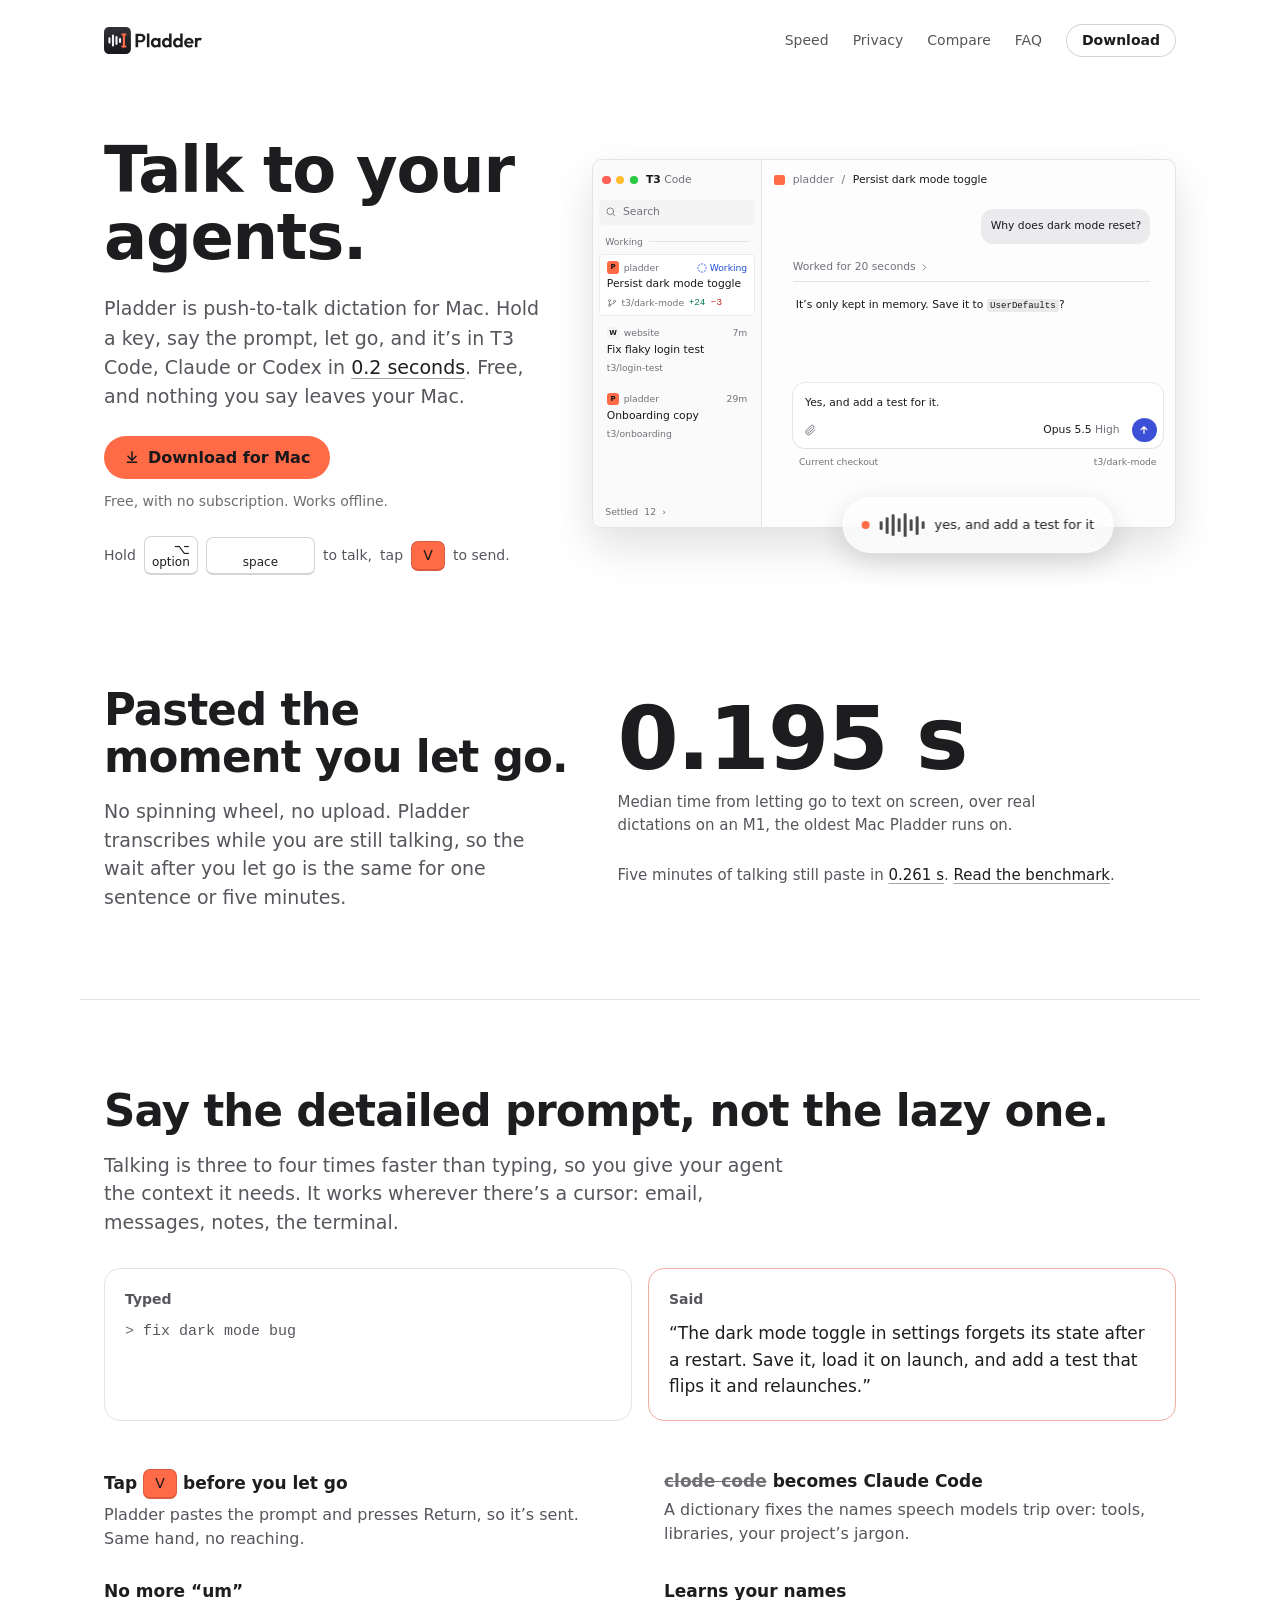
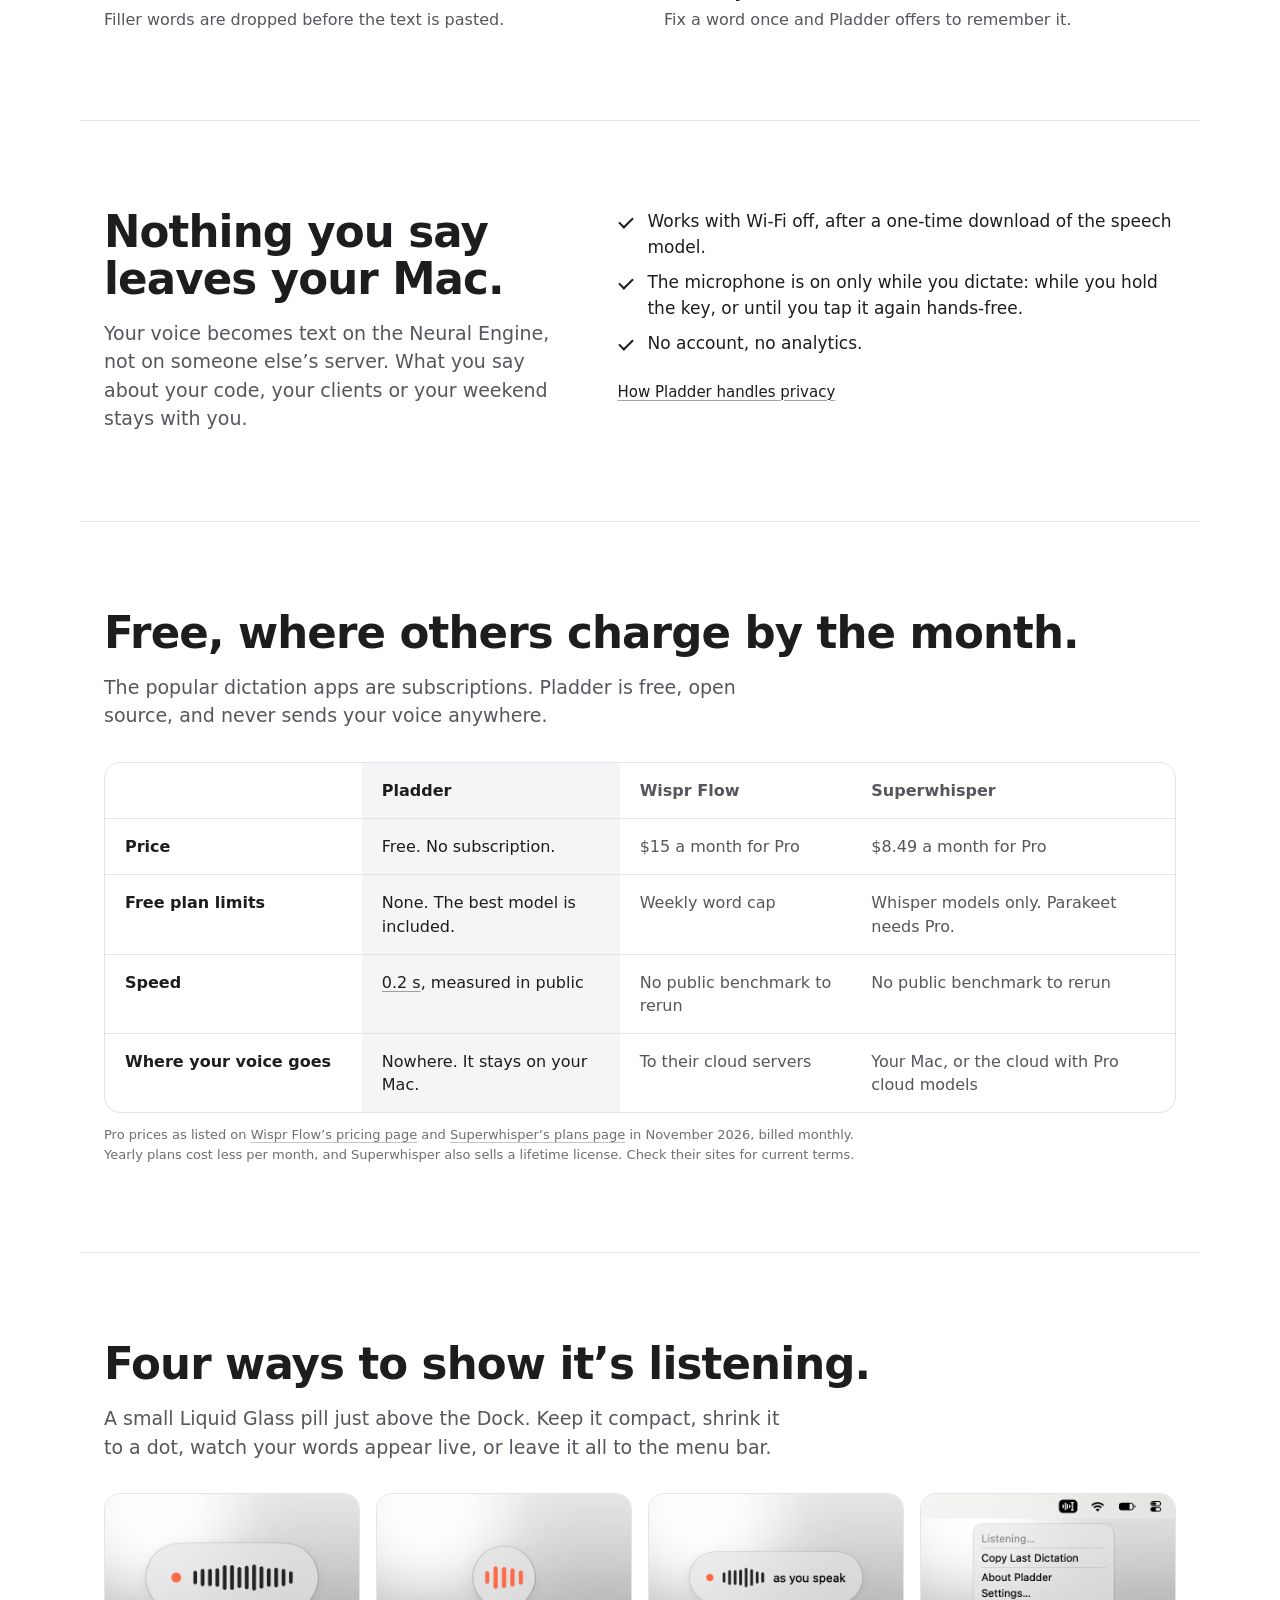
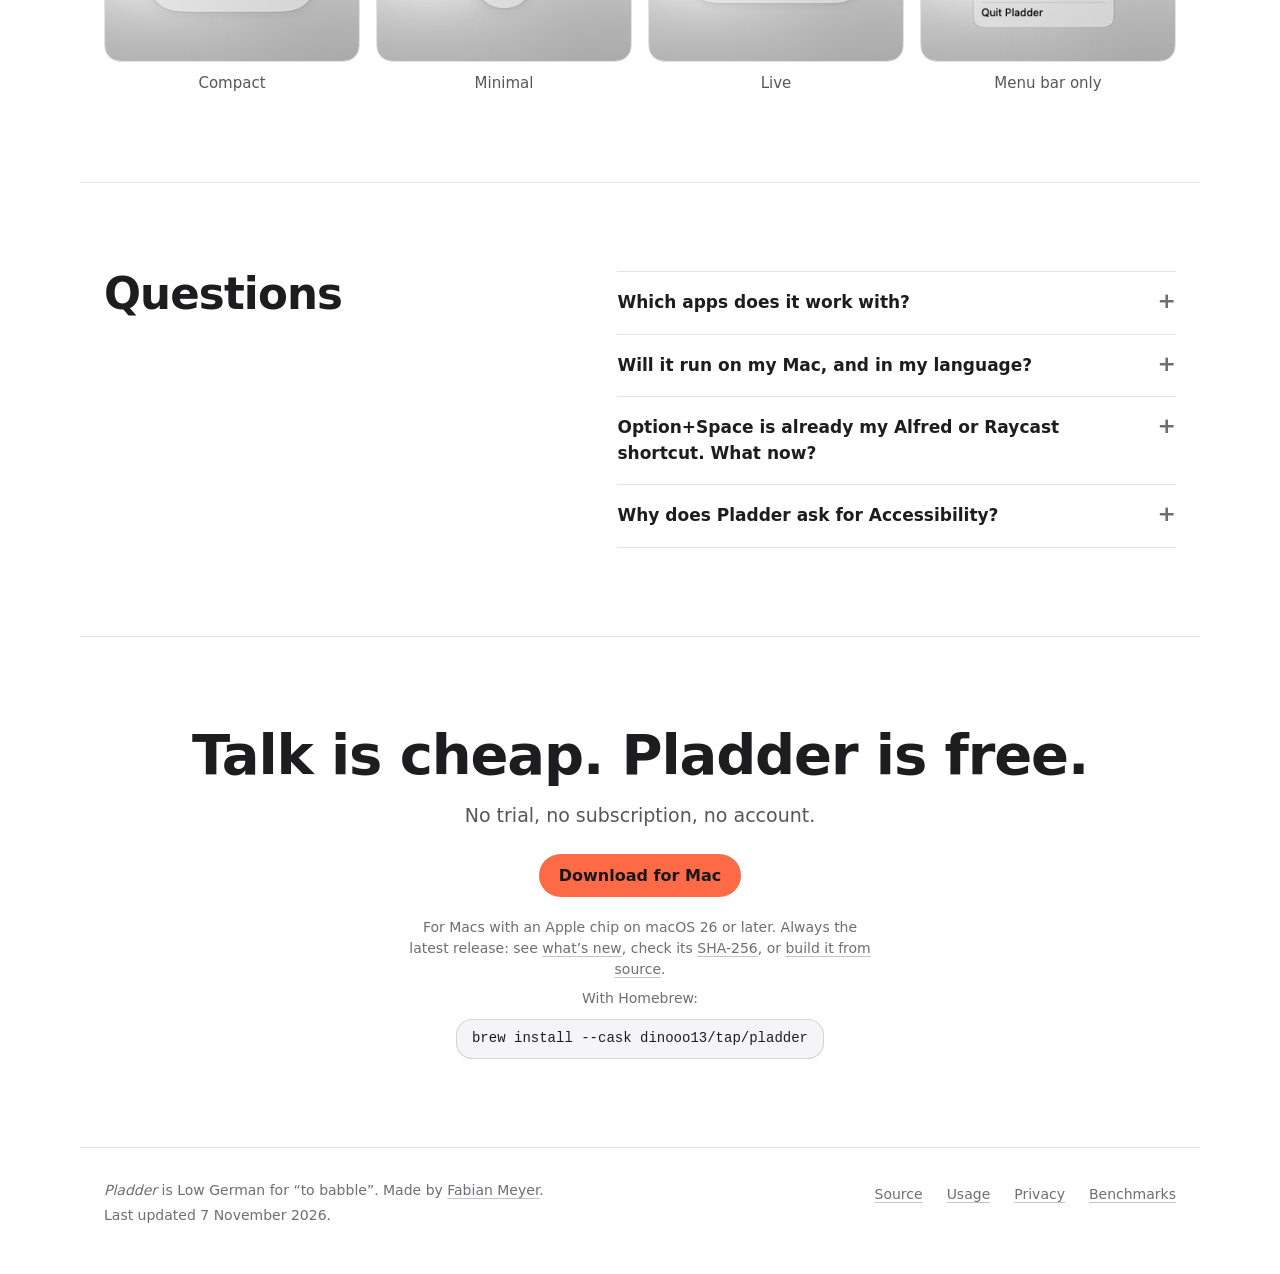
<file: site/index.html>
<!doctype html>
<html lang="en">
<head>
<meta charset="utf-8">
<meta name="viewport" content="width=device-width, initial-scale=1">
<title>Pladder: push-to-talk dictation for Mac, free and on-device</title>
<meta name="description" content="Hold Option+Space, talk, let go: Pladder pastes your words where the cursor is, about a fifth of a second later. Free, open-source dictation for Mac that runs entirely on-device. Made for talking to T3 Code, Claude Code, Codex and Cursor.">
<link rel="canonical" href="https://dinooo13.github.io/pladder/">
<link rel="icon" href="favicon.svg" type="image/svg+xml">
<link rel="apple-touch-icon" href="apple-touch-icon.png">
<link rel="stylesheet" href="style.css">
<meta name="color-scheme" content="light dark">
<meta name="theme-color" content="#FFFFFF" media="(prefers-color-scheme: light)">
<meta name="theme-color" content="#111113" media="(prefers-color-scheme: dark)">
<meta property="og:type" content="website">
<meta property="og:site_name" content="Pladder">
<meta property="og:title" content="Pladder: talk to your agents">
<meta property="og:description" content="Push-to-talk dictation for Mac. Say the prompt, let go, and it's in T3 Code, Claude or Codex. Free, and nothing you say leaves your Mac.">
<meta property="og:url" content="https://dinooo13.github.io/pladder/">
<meta property="og:image" content="https://dinooo13.github.io/pladder/social-preview.png">
<meta property="og:image:width" content="1280">
<meta property="og:image:height" content="640">
<meta property="og:image:alt" content="Pladder: talk to your agents. Push-to-talk dictation for macOS. On-device, free and open source.">
<meta name="twitter:card" content="summary_large_image">
<script type="application/ld+json">
{
  "@context": "https://schema.org",
  "@graph": [
    {
      "@type": "SoftwareApplication",
      "@id": "https://dinooo13.github.io/pladder/#app",
      "name": "Pladder",
      "description": "Push-to-talk dictation for macOS. Hold a key, talk, let go, and the words are pasted where the cursor is. Speech is transcribed on the Mac; audio and text never leave it.",
      "url": "https://dinooo13.github.io/pladder/",
      "operatingSystem": "macOS 26+",
      "applicationCategory": "UtilitiesApplication",
      "downloadUrl": "https://github.com/dinooo13/pladder/releases/latest/download/Pladder.dmg",
      "license": "https://opensource.org/licenses/MIT",
      "isAccessibleForFree": true,
      "image": "https://dinooo13.github.io/pladder/social-preview.png",
      "offers": {"@type": "Offer", "price": "0", "priceCurrency": "USD"},
      "author": {"@id": "https://dinooo13.github.io/pladder/#author"},
      "codeRepository": "https://github.com/dinooo13/pladder"
    },
    {
      "@type": "Person",
      "@id": "https://dinooo13.github.io/pladder/#author",
      "name": "Fabian Meyer",
      "url": "https://github.com/dinooo13"
    },
    {
      "@type": "FAQPage",
      "mainEntity": [
        {
          "@type": "Question",
          "name": "Which apps does it work with?",
          "acceptedAnswer": {"@type": "Answer", "text": "Anything with a text field: T3 Code, Claude, Codex, Claude Code, Cursor, ChatGPT, your terminal, Mail, Messages, Notes. If you can type there, you can talk there."}
        },
        {
          "@type": "Question",
          "name": "Will it run on my Mac, and in my language?",
          "acceptedAnswer": {"@type": "Answer", "text": "Any Mac with an Apple chip, M1 or newer, on macOS 26 or later; the benchmarks are taken on an M1, so every newer chip is faster. It understands the 25 European languages of Parakeet, among them English, German, French, Spanish, Italian, Portuguese, Dutch, Polish and Ukrainian, and detects the language as you speak."}
        },
        {
          "@type": "Question",
          "name": "Option+Space is already my Alfred or Raycast shortcut. What now?",
          "acceptedAnswer": {"@type": "Answer", "text": "Record another key in Settings, General, Keyboard Shortcuts: any combination works, a single key such as Right Command too. Option+Space is only the default because no macOS shortcut owns it."}
        },
        {
          "@type": "Question",
          "name": "Why does Pladder ask for Accessibility?",
          "acceptedAnswer": {"@type": "Answer", "text": "To paste for you: macOS lets an app press ⌘V in another app only with Accessibility. Without it, Pladder still works and leaves the text on the clipboard for you to paste. To learn your corrections it reads only the words it pasted and a little around them, and keeps nothing."}
        }
      ]
    }
  ]
}
</script>
</head>
<body>
<a class="skip" href="#main">Skip to content</a>

<header class="top">
  <a class="brand" href="./">
    <svg viewBox="0 0 3729.47 1024" width="98" height="27" role="img" aria-label="Pladder"><defs><linearGradient id="ink" x1="0" y1="0" x2="0" y2="1"><stop offset="0" style="stop-color: var(--tile-top)"/><stop offset="1" style="stop-color: var(--tile-bottom)"/></linearGradient></defs><path fill="url(#ink)" d="M229.07 0L794.93 0C956.78 0 1024 67.22 1024 229.07L1024 794.93C1024 956.78 956.78 1024 794.93 1024L229.07 1024C67.22 1024 0 956.78 0 794.93L0 229.07C0 67.22 67.22 0 229.07 0Z"/><g fill="#F4F4F5"><rect x="168" y="392" width="80" height="240" rx="40" ry="40"/><rect x="302" y="280" width="80" height="464" rx="40" ry="40"/><rect x="436" y="344" width="80" height="336" rx="40" ry="40"/><rect x="570" y="416" width="80" height="192" rx="40" ry="40"/></g><g fill="#FF6A47"><rect x="718" y="244" width="80" height="536" rx="40" ry="40"/><rect x="660" y="244" width="196" height="80" rx="40" ry="40"/><rect x="660" y="700" width="196" height="80" rx="40" ry="40"/></g><path fill="currentColor" d="M1272.89 581.97L1272.89 500.86L1392.37 500.86Q1416.05 500.86 1434.81 491.28Q1453.57 481.71 1464.53 463.65Q1475.49 445.58 1475.49 420.29Q1475.49 395 1464.53 376.94Q1453.57 358.88 1434.81 349.3Q1416.05 339.73 1392.37 339.73L1272.89 339.73L1272.89 258.61L1402.78 258.61Q1451.56 258.61 1490.47 278.44Q1529.38 298.26 1552.04 334.41Q1574.69 370.57 1574.69 420.19Q1574.69 469.62 1552.04 505.97Q1529.38 542.33 1490.47 562.15Q1451.56 581.97 1402.78 581.97ZM1200 772.33L1200 258.61L1299.56 258.61L1299.56 772.33ZM1632.42 772.33L1632.42 244L1728.51 244L1728.51 772.33ZM1952.85 779.63Q1904.62 779.63 1866.16 755.52Q1827.71 731.41 1805.51 689.94Q1783.32 648.47 1783.32 596.4Q1783.32 543.79 1805.51 502.23Q1827.71 460.67 1866.16 436.37Q1904.62 412.07 1952.85 412.07Q1990.85 412.07 2020.81 427.6Q2050.77 443.13 2068.94 470.35Q2087.12 497.57 2088.4 532.28L2088.4 659.43Q2087.12 694.14 2069.22 721.36Q2051.32 748.58 2021.08 764.11Q1990.85 779.63 1952.85 779.63ZM1970.75 691.21Q2010.94 691.21 2035.6 664.45Q2060.27 637.69 2060.27 595.85Q2060.27 567.72 2049.12 546.25Q2037.98 524.79 2017.88 512.64Q1997.79 500.49 1970.93 500.49Q1944.63 500.49 1924.53 512.64Q1904.44 524.79 1892.84 546.34Q1881.24 567.9 1881.24 595.85Q1881.24 623.8 1892.74 645.36Q1904.25 666.92 1924.44 679.07Q1944.63 691.21 1970.75 691.21ZM2055.33 772.33L2055.33 677.51L2070.68 591.47L2055.33 506.15L2055.33 419.38L2150.51 419.38L2150.51 772.33ZM2376.31 779.63Q2327.35 779.63 2288.65 755.54Q2249.95 731.44 2227.64 689.95Q2205.32 648.47 2205.32 596.29Q2205.32 543.54 2227.61 502.1Q2249.9 460.67 2288.52 436.37Q2327.15 412.07 2376.31 412.07Q2414.49 412.07 2444.91 427.6Q2475.33 443.13 2494.05 470.35Q2512.78 497.57 2514.06 532.28L2514.06 657.6Q2512.78 692.31 2494.33 719.99Q2475.88 747.66 2445.19 763.65Q2414.49 779.63 2376.31 779.63ZM2392.76 691.21Q2419.79 691.21 2439.73 679.07Q2459.68 666.92 2470.97 645.45Q2482.27 623.99 2482.27 595.85Q2482.27 567.5 2471.01 546.2Q2459.76 524.89 2439.77 512.69Q2419.79 500.49 2393.21 500.49Q2366.63 500.49 2346.58 512.74Q2326.52 524.99 2314.88 546.48Q2303.24 567.96 2303.24 595.85Q2303.24 623.8 2314.7 645.34Q2326.17 666.87 2346.53 679.04Q2366.89 691.21 2392.76 691.21ZM2572.52 772.33L2477.34 772.33L2477.34 677.51L2492.68 591.47L2476.43 506.15L2476.43 244L2572.52 244ZM2798.32 779.63Q2749.36 779.63 2710.66 755.54Q2671.96 731.44 2649.64 689.95Q2627.32 648.47 2627.32 596.29Q2627.32 543.54 2649.61 502.1Q2671.9 460.67 2710.53 436.37Q2749.15 412.07 2798.32 412.07Q2836.5 412.07 2866.92 427.6Q2897.33 443.13 2916.06 470.35Q2934.78 497.57 2936.06 532.28L2936.06 657.6Q2934.78 692.31 2916.33 719.99Q2897.88 747.66 2867.19 763.65Q2836.5 779.63 2798.32 779.63ZM2814.76 691.21Q2841.8 691.21 2861.74 679.07Q2881.68 666.92 2892.98 645.45Q2904.28 623.99 2904.28 595.85Q2904.28 567.5 2893.02 546.2Q2881.76 524.89 2861.78 512.69Q2841.8 500.49 2815.22 500.49Q2788.64 500.49 2768.58 512.74Q2748.52 524.99 2736.88 546.48Q2725.24 567.96 2725.24 595.85Q2725.24 623.8 2736.71 645.34Q2748.17 666.87 2768.53 679.04Q2788.9 691.21 2814.76 691.21ZM2994.52 772.33L2899.34 772.33L2899.34 677.51L2914.69 591.47L2898.43 506.15L2898.43 244L2994.52 244ZM3240.23 780Q3185.06 780 3141.68 756.25Q3098.29 732.5 3073.26 690.58Q3048.23 648.65 3048.23 595.85Q3048.23 543.24 3072.8 501.68Q3097.37 460.12 3139.67 435.91Q3181.96 411.71 3234.02 411.71Q3284.81 411.71 3323.81 434.45Q3362.82 457.19 3385.1 497.02Q3407.39 536.85 3407.39 587.81Q3407.39 597.13 3406.3 607Q3405.2 616.86 3402.64 629.1L3105.6 629.65L3105.6 558.4L3358.07 557.85L3318.97 587.27Q3317.88 555.84 3307.92 534.74Q3297.96 513.64 3279.42 502.5Q3260.88 491.36 3233.66 491.36Q3205.16 491.36 3184.15 503.96Q3163.14 516.57 3151.72 539.49Q3140.31 562.42 3140.31 594.39Q3140.31 626.54 3152.45 650.2Q3164.6 673.86 3187.07 686.56Q3209.54 699.25 3239.69 699.25Q3266.36 699.25 3288.46 690.03Q3310.57 680.8 3326.64 662.53L3382.91 719.17Q3356.97 749.31 3320.07 764.65Q3283.17 780 3240.23 780ZM3459.09 772.33L3459.09 419.38L3555.18 419.38L3555.18 772.33ZM3555.18 577.4L3517.73 552.19Q3524.68 487.7 3556.1 449.89Q3587.52 412.07 3646.34 412.07Q3672.29 412.07 3692.66 420.66Q3713.03 429.24 3729.47 447.88L3669.91 516.93Q3661.51 507.8 3650.25 503.51Q3638.99 499.21 3624.24 499.21Q3593.55 499.21 3574.37 518.35Q3555.18 537.48 3555.18 577.4Z"/></svg>
  </a>
  <nav aria-label="Main">
    <a class="in-page" href="#speed">Speed</a>
    <a class="in-page" href="#private">Privacy</a>
    <a class="in-page" href="#compare">Compare</a>
    <a class="in-page" href="#faq">FAQ</a>
    <a class="btn btn-small btn-quiet" href="https://github.com/dinooo13/pladder/releases/latest/download/Pladder.dmg">Download</a>
  </nav>
</header>

<main id="main">
<section class="hero" aria-labelledby="title">
  <div class="hero-text">
    <h1 id="title">Talk to your agents.</h1>
    <p class="intro">Pladder is push-to-talk dictation for Mac. Hold a key, say the prompt, let go, and it’s in T3 Code, Claude or Codex in <a href="https://github.com/dinooo13/pladder/blob/main/docs/BENCHMARKS.md#what-a-dictation-waits-for">0.2 seconds</a>. Free, and nothing you say leaves your Mac.</p>
    <div class="get">
      <a class="btn" href="https://github.com/dinooo13/pladder/releases/latest/download/Pladder.dmg">
        <svg width="16" height="16" viewBox="0 0 24 24" fill="none" stroke="currentColor" stroke-width="2.2" stroke-linecap="round" stroke-linejoin="round" aria-hidden="true"><path d="M12 4v12"/><path d="m6 11 6 6 6-6"/><path d="M5 20h14"/></svg>
        Download for Mac
      </a>
      <span class="perks">Free, with no subscription. Works offline.</span>
    </div>
    <p class="keys"><span class="kgroup">Hold <kbd class="key"><span class="glyph" aria-hidden="true">⌥</span><span>option</span></kbd> <kbd class="key key-space">space</kbd> to talk,</span> <span class="kgroup">tap <kbd class="key key-v">V</kbd> to send.</span></p>
  </div>
  <!-- T3 Code’s chat, drawn from its MIT source, with Pladder’s Live pill over it. -->
  <figure class="visual" role="img" aria-label="T3 Code with the reply “Yes, and add a test for it.” in its prompt box, dictated with Pladder, whose recording pill shows the words as they are spoken.">
    <div class="t3">
      <div class="t3-side">
        <div class="t3-title"><span class="lights"><i></i><i></i><i></i></span><span><b>T3</b> <span class="mute">Code</span></span></div>
        <div class="t3-search"><svg viewBox="0 0 24 24" fill="none" stroke="currentColor" stroke-width="1.75" stroke-linecap="round" stroke-linejoin="round"><circle cx="11" cy="11" r="7"/><path d="m20 20-3.5-3.5"/></svg>Search</div>
        <div class="t3-group">Working <span class="rule"></span></div>
        <div class="t3-threads">
          <div class="t3-thread active">
            <div class="meta"><span class="badge coral">P</span><span class="name">pladder</span><span class="status"><svg viewBox="0 0 24 24" fill="none" stroke="currentColor" stroke-width="1.75" stroke-linecap="round"><path d="M10.1 2.2a10 10 0 0 1 3.8 0M17.6 3.7a10 10 0 0 1 2.7 2.7M21.8 10.1a10 10 0 0 1 0 3.8M20.3 17.6a10 10 0 0 1-2.7 2.7M13.9 21.8a10 10 0 0 1-3.8 0M6.4 20.3a10 10 0 0 1-2.7-2.7M2.2 13.9a10 10 0 0 1 0-3.8M3.7 6.4a10 10 0 0 1 2.7-2.7"/></svg>Working</span></div>
            <div class="subject">Persist dark mode toggle</div>
            <div class="meta branch"><svg viewBox="0 0 24 24" fill="none" stroke="currentColor" stroke-width="1.75" stroke-linecap="round" stroke-linejoin="round"><circle cx="6" cy="6" r="2.5"/><circle cx="6" cy="18" r="2.5"/><circle cx="18" cy="8" r="2.5"/><path d="M6 8.5v7M18 10.5c0 4-6 3-11 5.5"/></svg><span>t3/dark-mode</span><span class="diff"><span class="add">+24</span> <span class="del">−3</span></span></div>
          </div>
          <div class="t3-thread">
            <div class="meta"><span class="badge">W</span><span class="name">website</span><span>7m</span></div>
            <div class="subject">Fix flaky login test</div>
            <div class="meta branch">t3/login-test</div>
          </div>
          <div class="t3-thread">
            <div class="meta"><span class="badge coral">P</span><span class="name">pladder</span><span>29m</span></div>
            <div class="subject">Onboarding copy</div>
            <div class="meta branch">t3/onboarding</div>
          </div>
        </div>
        <div class="t3-group settled">Settled <span>12</span> ›</div>
      </div>
      <div class="t3-main">
        <div class="t3-crumbs"><span class="square"></span><span class="mute">pladder</span><span class="mute">/</span><span class="name">Persist dark mode toggle</span></div>
        <div class="t3-chat">
          <div class="t3-ask">Why does dark mode reset?</div>
          <div class="t3-worked">Worked for 20 seconds <svg viewBox="0 0 24 24" fill="none" stroke="currentColor" stroke-width="1.75" stroke-linecap="round" stroke-linejoin="round"><path d="m9 6 6 6-6 6"/></svg></div>
          <p>It’s only kept in memory. Save it to <code>UserDefaults</code>?</p>
        </div>
        <div class="t3-composer">
          <p>Yes, and add a test for it.</p>
          <div class="t3-tools">
            <svg viewBox="0 0 24 24" fill="none" stroke="currentColor" stroke-width="1.75" stroke-linecap="round" stroke-linejoin="round"><path d="m21.4 11.1-8.5 8.5a5.5 5.5 0 0 1-7.8-7.8l8.5-8.5a3.7 3.7 0 0 1 5.2 5.2l-8.5 8.5a1.8 1.8 0 0 1-2.6-2.6l7.8-7.8"/></svg>
            <span class="t3-model">Opus 5.5 <span class="mute">High</span></span>
            <span class="t3-send"><svg viewBox="0 0 14 14" fill="none" stroke="currentColor" stroke-width="1.8" stroke-linecap="round" stroke-linejoin="round"><path d="M7 11.5V2.5M7 2.5L3 6.5M7 2.5L11 6.5"/></svg></span>
          </div>
        </div>
        <div class="t3-foot"><span>Current checkout</span><span>t3/dark-mode</span></div>
      </div>
    </div>

    <div class="pill">
      <span class="rec"></span>
      <span class="wave"><i style="--h:9"></i><i style="--h:17"></i><i style="--h:22"></i><i style="--h:14"></i><i style="--h:24"></i><i style="--h:12"></i><i style="--h:19"></i><i style="--h:8"></i></span>
      <span class="said">yes, and add a test for it</span>
    </div>
  </figure>
</section>

<section class="sec split" id="speed" aria-labelledby="speed-title">
  <div class="sec-head">
  <h2 id="speed-title">Pasted the moment you let go.</h2>
  <p class="lede">No spinning wheel, no upload. Pladder transcribes while you are still talking, so the wait after you let go is the same for one sentence or five minutes.</p>
  </div>
  <div class="sec-body">
  <dl class="figures">
    <div>
      <dt>Median time from letting go to text on screen, over real dictations on an M1, the oldest Mac Pladder runs on.</dt>
      <dd><a href="https://github.com/dinooo13/pladder/blob/main/docs/BENCHMARKS.md#what-a-dictation-waits-for">0.195 s</a></dd>
    </div>
  </dl>
  <p class="note">Five minutes of talking still paste in <a href="https://github.com/dinooo13/pladder/blob/main/docs/BENCHMARKS.md#parakeet-ultra">0.261 s</a>. <a href="https://github.com/dinooo13/pladder/blob/main/docs/BENCHMARKS.md">Read the benchmark</a>.</p>
  </div>
</section>

<section class="sec" id="prompts" aria-labelledby="prompts-title">
  <h2 id="prompts-title">Say the detailed prompt, not the lazy one.</h2>
  <p class="lede">Talking is three to four times faster than typing, so you give your agent the context it needs. It works wherever there’s a cursor: email, messages, notes, the terminal.</p>
  <div class="pair">
    <div class="block">
      <p class="label">Typed</p>
      <p class="mono">fix dark mode bug</p>
    </div>
    <div class="block">
      <p class="label">Said</p>
      <p class="spoken">“The dark mode toggle in settings forgets its state after a restart. Save it, load it on launch, and add a test that flips it and relaunches.”</p>
    </div>
  </div>
  <dl class="facts">
    <div><dt>Tap <kbd class="key key-v">V</kbd> before you let go</dt><dd>Pladder pastes the prompt and presses Return, so it’s sent. Same hand, no reaching.</dd></div>
    <div><dt><del>clode code</del> becomes Claude Code</dt><dd>A dictionary fixes the names speech models trip over: tools, libraries, your project’s jargon.</dd></div>
    <div><dt>No more “um”</dt><dd>Filler words are dropped before the text is pasted.</dd></div>
    <div><dt>Learns your names</dt><dd>Fix a word once and Pladder offers to remember it.</dd></div>
  </dl>
</section>

<section class="sec split" id="private" aria-labelledby="private-title">
  <div class="sec-head">
  <h2 id="private-title">Nothing you say leaves your Mac.</h2>
  <p class="lede">Your voice becomes text on the Neural Engine, not on someone else’s server. What you say about your code, your clients or your weekend stays with you.</p>
  </div>
  <div class="sec-body">
  <ul class="checks">
    <li>Works with Wi-Fi off, after a one-time download of the speech model.</li>
    <li>The microphone is on only while you dictate: while you hold the key, or until you tap it again hands-free.</li>
    <li>No account, no analytics.</li>
  </ul>
  <p class="note"><a href="privacy/">How Pladder handles privacy</a></p>
  </div>
</section>

<section class="sec" id="compare" aria-labelledby="compare-title">
  <h2 id="compare-title">Free, where others charge by the month.</h2>
  <p class="lede">The popular dictation apps are subscriptions. Pladder is free, open source, and never sends your voice anywhere.</p>
  <div class="table-wrap">
    <table>
      <caption id="compare-caption" class="sr">Pladder compared with Wispr Flow and Superwhisper</caption>
      <thead>
        <tr><td></td><th scope="col" class="us">Pladder</th><th scope="col">Wispr Flow</th><th scope="col">Superwhisper</th></tr>
      </thead>
      <tbody>
        <tr><th scope="row">Price</th><td data-label="Pladder" class="us">Free. No subscription.</td><td data-label="Wispr Flow">$15 a month for Pro</td><td data-label="Superwhisper">$8.49 a month for Pro</td></tr>
        <tr><th scope="row">Free plan limits</th><td data-label="Pladder" class="us">None. The best model is included.</td><td data-label="Wispr Flow">Weekly word cap</td><td data-label="Superwhisper">Whisper models only. Parakeet needs Pro.</td></tr>
        <tr><th scope="row">Speed</th><td data-label="Pladder" class="us"><span><a href="https://github.com/dinooo13/pladder/blob/main/docs/BENCHMARKS.md#what-a-dictation-waits-for">0.2 s</a>, measured in public</span></td><td data-label="Wispr Flow">No public benchmark to rerun</td><td data-label="Superwhisper">No public benchmark to rerun</td></tr>
        <tr><th scope="row">Where your voice goes</th><td data-label="Pladder" class="us">Nowhere. It stays on your Mac.</td><td data-label="Wispr Flow">To their cloud servers</td><td data-label="Superwhisper">Your Mac, or the cloud with Pro cloud models</td></tr>
      </tbody>
    </table>
  </div>
  <p class="fine">Pro prices as listed on <a href="https://wisprflow.ai/pricing">Wispr Flow’s pricing page</a> and <a href="https://superwhisper.com/docs/billing/plans">Superwhisper’s plans page</a> in November 2026, billed monthly. Yearly plans cost less per month, and Superwhisper also sells a lifetime license. Check their sites for current terms.</p>
</section>

<section class="sec" id="styles" aria-labelledby="styles-title">
  <h2 id="styles-title">Four ways to show it’s listening.</h2>
  <p class="lede">A small Liquid Glass pill just above the Dock. Keep it compact, shrink it to a dot, watch your words appear live, or leave it all to the menu bar.</p>
  <ul class="styles">
    <li><figure><picture><source type="image/avif" media="(prefers-color-scheme: dark)" srcset="media/style-compact-dark.avif"><source type="image/webp" media="(prefers-color-scheme: dark)" srcset="media/style-compact-dark.webp"><source type="image/avif" srcset="media/style-compact-light.avif"><img src="media/style-compact-light.webp" width="580" height="380" loading="lazy" decoding="async" alt="A wide pill with a coral recording dot and a waveform."></picture><figcaption>Compact</figcaption></figure></li>
    <li><figure><picture><source type="image/avif" media="(prefers-color-scheme: dark)" srcset="media/style-minimal-dark.avif"><source type="image/webp" media="(prefers-color-scheme: dark)" srcset="media/style-minimal-dark.webp"><source type="image/avif" srcset="media/style-minimal-light.avif"><img src="media/style-minimal-light.webp" width="580" height="380" loading="lazy" decoding="async" alt="A small round pill with a coral waveform."></picture><figcaption>Minimal</figcaption></figure></li>
    <li><figure><picture><source type="image/avif" media="(prefers-color-scheme: dark)" srcset="media/style-live-dark.avif"><source type="image/webp" media="(prefers-color-scheme: dark)" srcset="media/style-live-dark.webp"><source type="image/avif" srcset="media/style-live-light.avif"><img src="media/style-live-light.webp" width="580" height="380" loading="lazy" decoding="async" alt="A pill that shows the words as they are spoken: “as you speak”."></picture><figcaption>Live</figcaption></figure></li>
    <li><figure><picture><source type="image/avif" media="(prefers-color-scheme: dark)" srcset="media/style-menu-bar-dark.avif"><source type="image/webp" media="(prefers-color-scheme: dark)" srcset="media/style-menu-bar-dark.webp"><source type="image/avif" srcset="media/style-menu-bar-light.avif"><img src="media/style-menu-bar-light.webp" width="580" height="380" loading="lazy" decoding="async" alt="No pill on screen; the Pladder icon in the menu bar shows the recording."></picture><figcaption>Menu bar only</figcaption></figure></li>
  </ul>
</section>

<section class="sec split faq" id="faq" aria-labelledby="faq-title">
  <div class="sec-head">
  <h2 id="faq-title">Questions</h2>
  </div>
  <div class="sec-body">
  <div class="faq-list">
    <details>
      <summary>Which apps does it work with?</summary>
      <p>Anything with a text field: T3 Code, Claude, Codex, Claude Code, Cursor, ChatGPT, your terminal, Mail, Messages, Notes. If you can type there, you can talk there.</p>
    </details>
    <details>
      <summary>Will it run on my Mac, and in my language?</summary>
      <p>Any Mac with an Apple chip, M1 or newer, on macOS 26 or later; the benchmarks are taken on an M1, so every newer chip is faster. It understands the 25 European languages of Parakeet, among them English, German, French, Spanish, Italian, Portuguese, Dutch, Polish and Ukrainian, and detects the language as you speak.</p>
    </details>
    <details>
      <summary>Option+Space is already my Alfred or Raycast shortcut. What now?</summary>
      <p>Record another key in Settings, General, Keyboard Shortcuts: any combination works, a single key such as Right Command too. Option+Space is only the default because no macOS shortcut owns it.</p>
    </details>
    <details>
      <summary>Why does Pladder ask for Accessibility?</summary>
      <p>To paste for you: macOS lets an app press ⌘V in another app only with Accessibility. Without it, Pladder still works and leaves the text on the clipboard for you to paste. To learn your corrections it reads only the words it pasted and a little around them, and keeps nothing.</p>
    </details>
  </div>
  </div>
</section>

<section class="sec cta" aria-labelledby="free-title">
  <h2 id="free-title">Talk is cheap. Pladder is free.</h2>
  <p class="lede">No trial, no subscription, no account.</p>
  <a class="btn" href="https://github.com/dinooo13/pladder/releases/latest/download/Pladder.dmg">Download for Mac</a>
  <p class="release">For Macs with an Apple chip on macOS 26 or later. Always the latest release: see <a href="https://github.com/dinooo13/pladder/releases/latest">what’s new</a>, check its <a href="https://github.com/dinooo13/pladder/releases/latest/download/Pladder.dmg.sha256">SHA-256</a>, or <a href="https://github.com/dinooo13/pladder#install">build it from source</a>.</p>
  <p class="release">With Homebrew: <code class="command">brew install --cask dinooo13/tap/pladder</code></p>
</section>
</main>

<footer class="foot">
  <div>
    <p><em>Pladder</em> is Low German for “to babble”. Made by <a href="https://github.com/dinooo13">Fabian Meyer</a>.</p>
    <p>Last updated <time datetime="2026-11-07">7 November 2026</time>.</p>
  </div>
  <nav aria-label="Footer"><a href="https://github.com/dinooo13/pladder">Source</a><a href="https://github.com/dinooo13/pladder/blob/main/docs/USAGE.md">Usage</a><a href="privacy/">Privacy</a><a href="https://github.com/dinooo13/pladder/blob/main/docs/BENCHMARKS.md">Benchmarks</a></nav>
</footer>
</body>
</html>
</file>
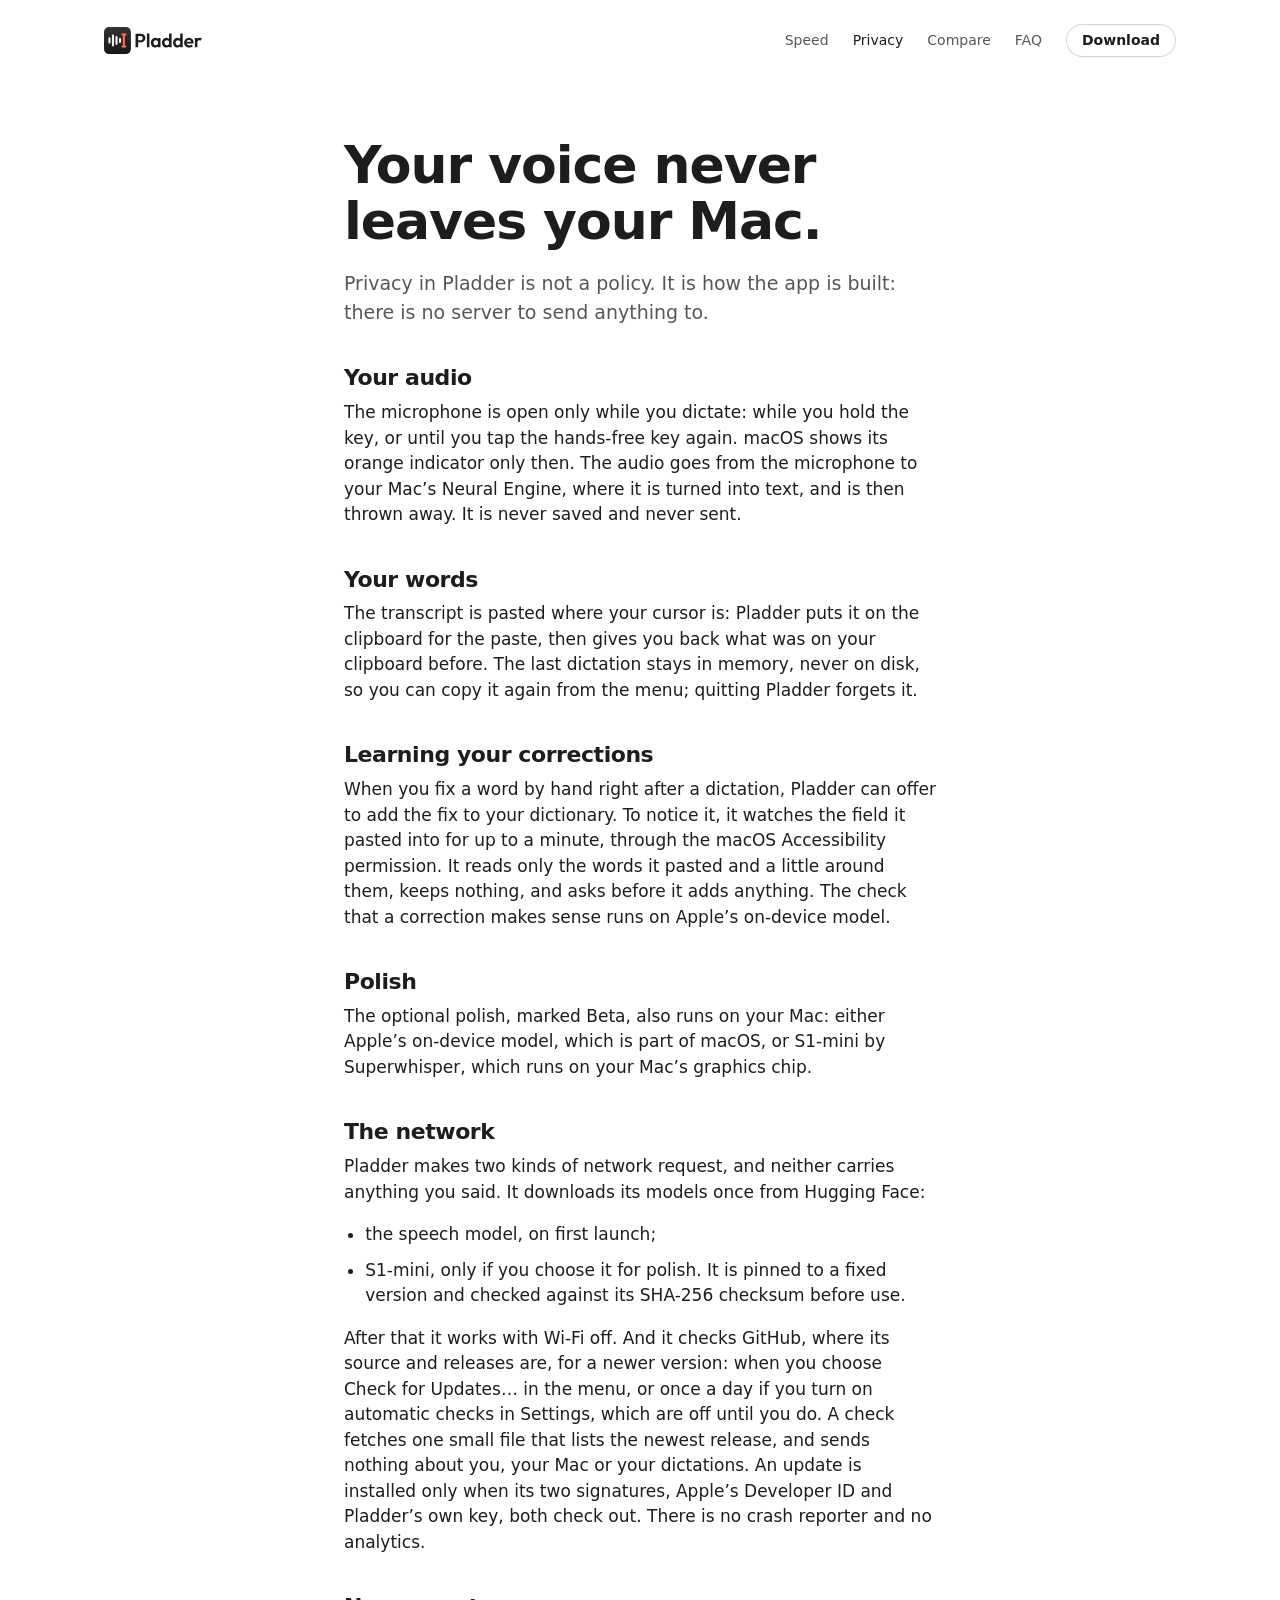
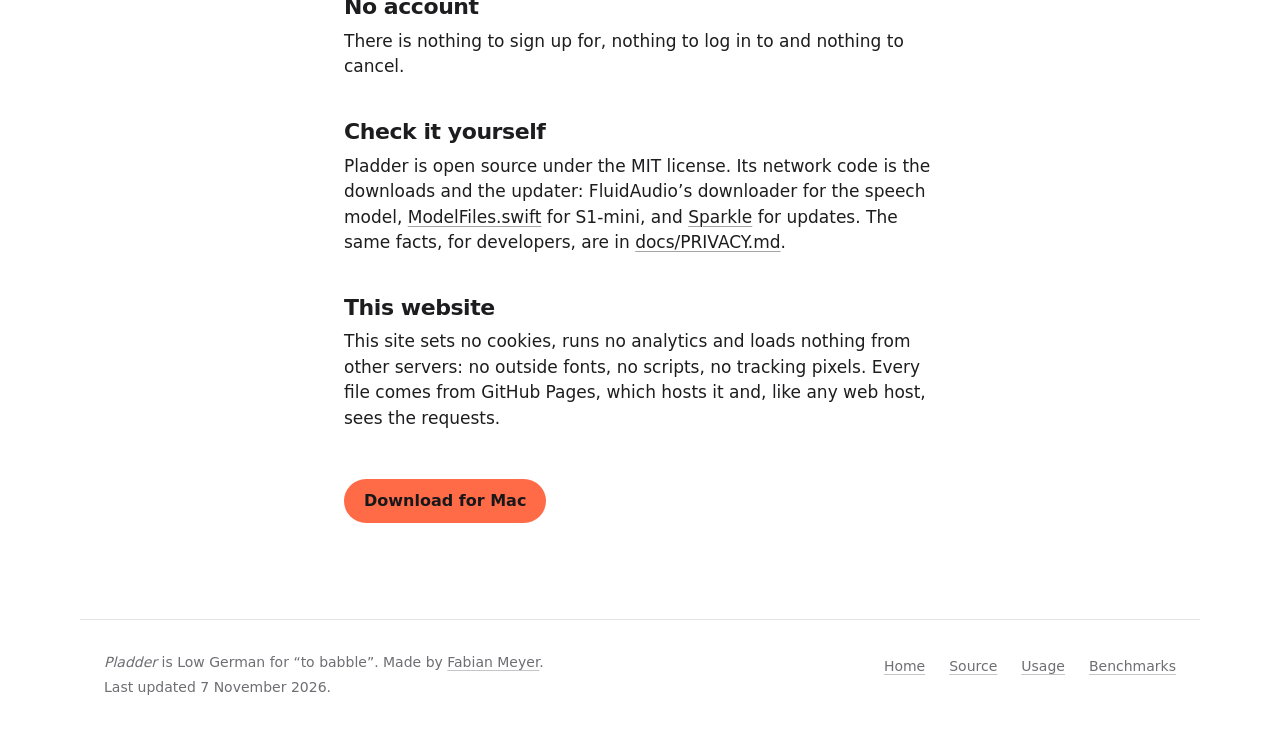
<file: site/privacy/index.html>
<!doctype html>
<html lang="en">
<head>
<meta charset="utf-8">
<meta name="viewport" content="width=device-width, initial-scale=1">
<title>Privacy: your voice never leaves your Mac – Pladder</title>
<meta name="description" content="How Pladder handles your voice and your words: audio and text stay on your Mac, the microphone is open only while you dictate, and there is no account and no analytics.">
<link rel="canonical" href="https://dinooo13.github.io/pladder/privacy/">
<link rel="icon" href="../favicon.svg" type="image/svg+xml">
<link rel="apple-touch-icon" href="../apple-touch-icon.png">
<link rel="stylesheet" href="../style.css">
<meta name="color-scheme" content="light dark">
<meta name="theme-color" content="#FFFFFF" media="(prefers-color-scheme: light)">
<meta name="theme-color" content="#111113" media="(prefers-color-scheme: dark)">
<meta property="og:type" content="article">
<meta property="og:site_name" content="Pladder">
<meta property="og:title" content="Pladder privacy: your voice never leaves your Mac">
<meta property="og:description" content="Audio and text stay on your Mac. No account, no analytics.">
<meta property="og:url" content="https://dinooo13.github.io/pladder/privacy/">
<meta property="og:image" content="https://dinooo13.github.io/pladder/social-preview.png">
<meta property="og:image:width" content="1280">
<meta property="og:image:height" content="640">
<meta property="og:image:alt" content="Pladder: talk to your agents. Push-to-talk dictation for macOS. On-device, free and open source.">
<meta name="twitter:card" content="summary_large_image">
</head>
<body>
<a class="skip" href="#main">Skip to content</a>

<header class="top">
  <a class="brand" href="../">
    <svg viewBox="0 0 3729.47 1024" width="98" height="27" role="img" aria-label="Pladder"><defs><linearGradient id="ink" x1="0" y1="0" x2="0" y2="1"><stop offset="0" style="stop-color: var(--tile-top)"/><stop offset="1" style="stop-color: var(--tile-bottom)"/></linearGradient></defs><path fill="url(#ink)" d="M229.07 0L794.93 0C956.78 0 1024 67.22 1024 229.07L1024 794.93C1024 956.78 956.78 1024 794.93 1024L229.07 1024C67.22 1024 0 956.78 0 794.93L0 229.07C0 67.22 67.22 0 229.07 0Z"/><g fill="#F4F4F5"><rect x="168" y="392" width="80" height="240" rx="40" ry="40"/><rect x="302" y="280" width="80" height="464" rx="40" ry="40"/><rect x="436" y="344" width="80" height="336" rx="40" ry="40"/><rect x="570" y="416" width="80" height="192" rx="40" ry="40"/></g><g fill="#FF6A47"><rect x="718" y="244" width="80" height="536" rx="40" ry="40"/><rect x="660" y="244" width="196" height="80" rx="40" ry="40"/><rect x="660" y="700" width="196" height="80" rx="40" ry="40"/></g><path fill="currentColor" d="M1272.89 581.97L1272.89 500.86L1392.37 500.86Q1416.05 500.86 1434.81 491.28Q1453.57 481.71 1464.53 463.65Q1475.49 445.58 1475.49 420.29Q1475.49 395 1464.53 376.94Q1453.57 358.88 1434.81 349.3Q1416.05 339.73 1392.37 339.73L1272.89 339.73L1272.89 258.61L1402.78 258.61Q1451.56 258.61 1490.47 278.44Q1529.38 298.26 1552.04 334.41Q1574.69 370.57 1574.69 420.19Q1574.69 469.62 1552.04 505.97Q1529.38 542.33 1490.47 562.15Q1451.56 581.97 1402.78 581.97ZM1200 772.33L1200 258.61L1299.56 258.61L1299.56 772.33ZM1632.42 772.33L1632.42 244L1728.51 244L1728.51 772.33ZM1952.85 779.63Q1904.62 779.63 1866.16 755.52Q1827.71 731.41 1805.51 689.94Q1783.32 648.47 1783.32 596.4Q1783.32 543.79 1805.51 502.23Q1827.71 460.67 1866.16 436.37Q1904.62 412.07 1952.85 412.07Q1990.85 412.07 2020.81 427.6Q2050.77 443.13 2068.94 470.35Q2087.12 497.57 2088.4 532.28L2088.4 659.43Q2087.12 694.14 2069.22 721.36Q2051.32 748.58 2021.08 764.11Q1990.85 779.63 1952.85 779.63ZM1970.75 691.21Q2010.94 691.21 2035.6 664.45Q2060.27 637.69 2060.27 595.85Q2060.27 567.72 2049.12 546.25Q2037.98 524.79 2017.88 512.64Q1997.79 500.49 1970.93 500.49Q1944.63 500.49 1924.53 512.64Q1904.44 524.79 1892.84 546.34Q1881.24 567.9 1881.24 595.85Q1881.24 623.8 1892.74 645.36Q1904.25 666.92 1924.44 679.07Q1944.63 691.21 1970.75 691.21ZM2055.33 772.33L2055.33 677.51L2070.68 591.47L2055.33 506.15L2055.33 419.38L2150.51 419.38L2150.51 772.33ZM2376.31 779.63Q2327.35 779.63 2288.65 755.54Q2249.95 731.44 2227.64 689.95Q2205.32 648.47 2205.32 596.29Q2205.32 543.54 2227.61 502.1Q2249.9 460.67 2288.52 436.37Q2327.15 412.07 2376.31 412.07Q2414.49 412.07 2444.91 427.6Q2475.33 443.13 2494.05 470.35Q2512.78 497.57 2514.06 532.28L2514.06 657.6Q2512.78 692.31 2494.33 719.99Q2475.88 747.66 2445.19 763.65Q2414.49 779.63 2376.31 779.63ZM2392.76 691.21Q2419.79 691.21 2439.73 679.07Q2459.68 666.92 2470.97 645.45Q2482.27 623.99 2482.27 595.85Q2482.27 567.5 2471.01 546.2Q2459.76 524.89 2439.77 512.69Q2419.79 500.49 2393.21 500.49Q2366.63 500.49 2346.58 512.74Q2326.52 524.99 2314.88 546.48Q2303.24 567.96 2303.24 595.85Q2303.24 623.8 2314.7 645.34Q2326.17 666.87 2346.53 679.04Q2366.89 691.21 2392.76 691.21ZM2572.52 772.33L2477.34 772.33L2477.34 677.51L2492.68 591.47L2476.43 506.15L2476.43 244L2572.52 244ZM2798.32 779.63Q2749.36 779.63 2710.66 755.54Q2671.96 731.44 2649.64 689.95Q2627.32 648.47 2627.32 596.29Q2627.32 543.54 2649.61 502.1Q2671.9 460.67 2710.53 436.37Q2749.15 412.07 2798.32 412.07Q2836.5 412.07 2866.92 427.6Q2897.33 443.13 2916.06 470.35Q2934.78 497.57 2936.06 532.28L2936.06 657.6Q2934.78 692.31 2916.33 719.99Q2897.88 747.66 2867.19 763.65Q2836.5 779.63 2798.32 779.63ZM2814.76 691.21Q2841.8 691.21 2861.74 679.07Q2881.68 666.92 2892.98 645.45Q2904.28 623.99 2904.28 595.85Q2904.28 567.5 2893.02 546.2Q2881.76 524.89 2861.78 512.69Q2841.8 500.49 2815.22 500.49Q2788.64 500.49 2768.58 512.74Q2748.52 524.99 2736.88 546.48Q2725.24 567.96 2725.24 595.85Q2725.24 623.8 2736.71 645.34Q2748.17 666.87 2768.53 679.04Q2788.9 691.21 2814.76 691.21ZM2994.52 772.33L2899.34 772.33L2899.34 677.51L2914.69 591.47L2898.43 506.15L2898.43 244L2994.52 244ZM3240.23 780Q3185.06 780 3141.68 756.25Q3098.29 732.5 3073.26 690.58Q3048.23 648.65 3048.23 595.85Q3048.23 543.24 3072.8 501.68Q3097.37 460.12 3139.67 435.91Q3181.96 411.71 3234.02 411.71Q3284.81 411.71 3323.81 434.45Q3362.82 457.19 3385.1 497.02Q3407.39 536.85 3407.39 587.81Q3407.39 597.13 3406.3 607Q3405.2 616.86 3402.64 629.1L3105.6 629.65L3105.6 558.4L3358.07 557.85L3318.97 587.27Q3317.88 555.84 3307.92 534.74Q3297.96 513.64 3279.42 502.5Q3260.88 491.36 3233.66 491.36Q3205.16 491.36 3184.15 503.96Q3163.14 516.57 3151.72 539.49Q3140.31 562.42 3140.31 594.39Q3140.31 626.54 3152.45 650.2Q3164.6 673.86 3187.07 686.56Q3209.54 699.25 3239.69 699.25Q3266.36 699.25 3288.46 690.03Q3310.57 680.8 3326.64 662.53L3382.91 719.17Q3356.97 749.31 3320.07 764.65Q3283.17 780 3240.23 780ZM3459.09 772.33L3459.09 419.38L3555.18 419.38L3555.18 772.33ZM3555.18 577.4L3517.73 552.19Q3524.68 487.7 3556.1 449.89Q3587.52 412.07 3646.34 412.07Q3672.29 412.07 3692.66 420.66Q3713.03 429.24 3729.47 447.88L3669.91 516.93Q3661.51 507.8 3650.25 503.51Q3638.99 499.21 3624.24 499.21Q3593.55 499.21 3574.37 518.35Q3555.18 537.48 3555.18 577.4Z"/></svg>
  </a>
  <nav aria-label="Main">
    <a class="in-page" href="../#speed">Speed</a>
    <a class="in-page" href="./" aria-current="page">Privacy</a>
    <a class="in-page" href="../#compare">Compare</a>
    <a class="in-page" href="../#faq">FAQ</a>
    <a class="btn btn-small btn-quiet" href="https://github.com/dinooo13/pladder/releases/latest/download/Pladder.dmg">Download</a>
  </nav>
</header>

<main class="page" id="main">
<h1>Your voice never leaves your Mac.</h1>
<p class="lede">Privacy in Pladder is not a policy. It is how the app is built: there is no server to send anything to.</p>

<h2>Your audio</h2>
<p>The microphone is open only while you dictate: while you hold the key, or until you tap the hands-free key again. macOS shows its orange indicator only then. The audio goes from the microphone to your Mac’s Neural Engine, where it is turned into text, and is then thrown away. It is never saved and never sent.</p>

<h2>Your words</h2>
<p>The transcript is pasted where your cursor is: Pladder puts it on the clipboard for the paste, then gives you back what was on your clipboard before. The last dictation stays in memory, never on disk, so you can copy it again from the menu; quitting Pladder forgets it.</p>

<h2>Learning your corrections</h2>
<p>When you fix a word by hand right after a dictation, Pladder can offer to add the fix to your dictionary. To notice it, it watches the field it pasted into for up to a minute, through the macOS Accessibility permission. It reads only the words it pasted and a little around them, keeps nothing, and asks before it adds anything. The check that a correction makes sense runs on Apple’s on-device model.</p>

<h2>Polish</h2>
<p>The optional polish, marked Beta, also runs on your Mac: either Apple’s on-device model, which is part of macOS, or S1-mini by Superwhisper, which runs on your Mac’s graphics chip.</p>

<h2>The network</h2>
<p>Pladder makes two kinds of network request, and neither carries anything you said. It downloads its models once from Hugging Face:</p>
<ul>
  <li>the speech model, on first launch;</li>
  <li>S1-mini, only if you choose it for polish. It is pinned to a fixed version and checked against its SHA-256 checksum before use.</li>
</ul>
<p>After that it works with Wi-Fi off. And it checks GitHub, where its source and releases are, for a newer version: when you choose Check for Updates… in the menu, or once a day if you turn on automatic checks in Settings, which are off until you do. A check fetches one small file that lists the newest release, and sends nothing about you, your Mac or your dictations. An update is installed only when its two signatures, Apple’s Developer ID and Pladder’s own key, both check out. There is no crash reporter and no analytics.</p>

<h2>No account</h2>
<p>There is nothing to sign up for, nothing to log in to and nothing to cancel.</p>

<h2>Check it yourself</h2>
<p>Pladder is open source under the MIT license. Its network code is the downloads and the updater: FluidAudio’s downloader for the speech model, <a href="https://github.com/dinooo13/pladder/blob/main/Sources/PladderRefine/ModelFiles.swift">ModelFiles.swift</a> for S1-mini, and <a href="https://sparkle-project.org">Sparkle</a> for updates. The same facts, for developers, are in <a href="https://github.com/dinooo13/pladder/blob/main/docs/PRIVACY.md">docs/PRIVACY.md</a>.</p>

<h2>This website</h2>
<p>This site sets no cookies, runs no analytics and loads nothing from other servers: no outside fonts, no scripts, no tracking pixels. Every file comes from GitHub Pages, which hosts it and, like any web host, sees the requests.</p>

<p class="back"><a class="btn" href="https://github.com/dinooo13/pladder/releases/latest/download/Pladder.dmg">Download for Mac</a></p>
</main>

<footer class="foot">
  <div>
    <p><em>Pladder</em> is Low German for “to babble”. Made by <a href="https://github.com/dinooo13">Fabian Meyer</a>.</p>
    <p>Last updated <time datetime="2026-11-07">7 November 2026</time>.</p>
  </div>
  <nav aria-label="Footer"><a href="../">Home</a><a href="https://github.com/dinooo13/pladder">Source</a><a href="https://github.com/dinooo13/pladder/blob/main/docs/USAGE.md">Usage</a><a href="https://github.com/dinooo13/pladder/blob/main/docs/BENCHMARKS.md">Benchmarks</a></nav>
</footer>
</body>
</html>
</file>
<file: site/style.css>
/* The site's one stylesheet. Neutral greys with one accent, the caret's coral,
   kept for the recording dot, the V key and the download button. Type is the
   Mac's own SF; nothing loads from another server. One corner radius, 16 px,
   for every box but the keycaps. */

:root {
  color-scheme: light dark;
  /* macOS's own greys, as Apple's pages and System Settings use them. */
  --bg: #FFFFFF;
  --ink: #1D1D1F;
  --muted: #56565C;
  --faint: #6E6E73;
  --line: #E3E3E8;
  --soft: #F5F5F7;
  --coral: #FF6A47;
  --coral-ink: #18181B;
  --key: #FFFFFF;
  --key-line: #D4D4D8;
  --focus: #D9431F;
  --radius: 16px;
  --tile-top: #323238;
  --tile-bottom: #18181B;
  --text: -apple-system, BlinkMacSystemFont, "Segoe UI", system-ui, sans-serif;
  --mono: ui-monospace, "SF Mono", Menlo, Consolas, monospace;
  /* The hero's drawn T3 Code window, in its own light and dark themes, and the pill. */
  --app-bg: #FDFDFD;
  --app-side: #FAFAFA;
  --app-line: #E4E4E7;
  --app-ink: #18181B;
  --app-muted: #71717A;
  --app-control: #F4F4F5;
  --app-row: #FFFFFF;
  --app-ring: rgba(228, 228, 231, 0.7);
  --app-msg: #EBEBED;
  --app-card: #FFFFFF;
  --app-outline: rgba(0, 0, 0, 0.08);
  --app-code: rgba(24, 24, 27, 0.08);
  --app-primary: #3B50D6;
  --app-info: #1D4ED8;
  --app-add: #047857;
  --app-del: #B91C1C;
  --pill-bg: rgba(255, 255, 255, 0.62);
  --pill-line: rgba(255, 255, 255, 0.75);
  --pill-hi: rgba(255, 255, 255, 0.9);
  --pill-ink: #1D1D1F;
}

@media (prefers-color-scheme: dark) {
  :root {
    --bg: #111113;
    --ink: #F5F5F7;
    --muted: #A1A1A6;
    --faint: #8E8E93;
    --line: #2C2C2E;
    --soft: #1C1C1E;
    --key: #1F1F22;
    --key-line: #3F3F46;
    --focus: #FF8F73;
    /* The mark's dark tile, lifted so it does not sink into the page. */
    --tile-top: #45454C;
    --tile-bottom: #2A2A2E;
    --app-bg: #000000;
    --app-side: #000000;
    --app-line: rgba(255, 255, 255, 0.08);
    --app-ink: #F5F5F5;
    --app-muted: #A3A3A3;
    --app-control: #191A1D;
    --app-row: rgba(255, 255, 255, 0.07);
    --app-ring: transparent;
    --app-msg: #1C1C1C;
    --app-card: #111111;
    --app-outline: rgba(255, 255, 255, 0.06);
    --app-code: rgba(245, 245, 245, 0.1);
    --app-primary: #4F68F0;
    --app-info: #60A5FA;
    --app-add: #34D399;
    --app-del: #F87171;
    --pill-bg: rgba(48, 48, 56, 0.62);
    --pill-line: rgba(255, 255, 255, 0.14);
    --pill-hi: rgba(255, 255, 255, 0.12);
    --pill-ink: #F5F5F7;
  }
}

*, *::before, *::after { box-sizing: border-box; }
html { -webkit-text-size-adjust: 100%; scroll-behavior: smooth; scroll-padding-top: 1rem; }
@media (prefers-reduced-motion: reduce) { html { scroll-behavior: auto; } }

body {
  margin: 0;
  background: var(--bg);
  color: var(--ink);
  font: 400 17px/1.5 var(--text);
  overflow-x: clip;
}

p, figure, dl, dd { margin: 0; }
a { color: inherit; text-decoration-color: color-mix(in srgb, currentColor 40%, transparent); text-decoration-thickness: 1px; text-underline-offset: 0.2em; }
a:hover { text-decoration-color: currentColor; }
:focus-visible { outline: 3px solid var(--focus); outline-offset: 3px; border-radius: 4px; }
img { display: block; max-width: 100%; height: auto; }
del { text-decoration-thickness: 0.08em; color: var(--faint); }

.sr {
  position: absolute;
  width: 1px; height: 1px;
  margin: -1px; padding: 0;
  overflow: hidden;
  clip-path: inset(50%);
  white-space: nowrap;
}

.skip {
  position: absolute;
  left: 1rem; top: -4rem;
  z-index: 10;
  padding: 0.75rem 1.25rem;
  border-radius: 999px;
  background: var(--ink);
  color: var(--bg);
  font-weight: 600;
}
.skip:focus { top: 1rem; }

/* SF Pro Display, its character from tight tracking rather than another face: the app,
   the README hero and the social card are SF too, in every browser. */
h1, h2, h3 { margin: 0; font-weight: 600; line-height: 1.08; letter-spacing: -0.02em; text-wrap: balance; }
h2 { font-size: clamp(30px, 3.4vw, 44px); margin-bottom: 16px; }

.btn {
  display: inline-flex;
  align-items: center;
  gap: 8px;
  padding: 12px 20px;
  border-radius: 999px;
  background: var(--coral);
  color: var(--coral-ink);
  font: 600 16px/1.2 var(--text);
  text-decoration: none;
}
.btn:hover { background: #FF7D5E; }
/* The header's button: the hero's is the page's one coral action. */
.btn-quiet { background: none; color: var(--ink); box-shadow: inset 0 0 0 1px var(--key-line); }
.btn-quiet:hover { background: var(--soft); }
.btn-small { padding: 8px 16px; font-size: 14px; }

/* Keycaps as a Mac keyboard prints them: the symbol over the word. */
kbd.key {
  display: inline-flex;
  flex-direction: column;
  align-items: flex-end;
  justify-content: space-between;
  min-width: 42px;
  min-height: 38px;
  vertical-align: middle;
  font: 500 12px/1 var(--text);
  color: var(--ink);
  background: var(--key);
  border: 1px solid var(--key-line);
  border-bottom-width: 2px;
  border-radius: 7px;
  padding: 5px 7px;
}
kbd.key .glyph { font-size: 14px; }
kbd.key-space { justify-content: flex-end; align-items: center; padding-inline: 36px; }
kbd.key-v { min-width: 34px; min-height: 30px; align-items: center; justify-content: center; font-size: 14px; background: var(--coral); color: var(--coral-ink); border-color: rgba(0, 0, 0, 0.14); }

/* Header */

.top {
  max-width: 1120px;
  margin: 0 auto;
  padding: 20px 24px;
  display: flex;
  flex-wrap: wrap;
  align-items: center;
  justify-content: space-between;
  gap: 12px 32px;
}
.brand { display: flex; align-items: center; text-decoration: none; color: var(--ink); }
.brand svg { display: block; height: 27px; width: auto; }
.top nav { display: flex; flex-wrap: wrap; align-items: center; gap: 4px 24px; font-size: 14px; color: var(--muted); }
.top nav a:not(.btn) { text-decoration: none; padding: 10px 0; }
.top nav a:not(.btn):hover, .top nav a[aria-current] { color: var(--ink); }

/* Hero */

.hero {
  max-width: 1120px;
  margin: 0 auto;
  padding: 56px 24px 24px;
  display: grid;
  grid-template-columns: minmax(0, 440px) minmax(0, 1fr);
  align-items: center;
  gap: 40px 48px;
}
.hero-text { display: flex; flex-direction: column; gap: 24px; }
.hero h1 { font-size: clamp(44px, 5vw, 64px); line-height: 1.04; }
.intro { font-size: 19px; line-height: 1.55; color: var(--muted); max-width: 30em; }
.intro a { color: var(--ink); }
.get { display: flex; flex-wrap: wrap; align-items: center; gap: 12px 16px; }
.perks { font-size: 14px; color: var(--faint); }
.keys { display: flex; flex-wrap: wrap; align-items: center; gap: 8px; font-size: 14px; color: var(--muted); }
.kgroup { display: inline-flex; align-items: center; gap: inherit; white-space: nowrap; }
/* T3 Code's chat, built from its MIT source, with Pladder's pill over it. Drawn at
   760 design pixels and scaled by --u, one design pixel, so the whole window fits its
   column. */
.visual {
  --u: min(1px, 100cqw / 760);
  container-type: inline-size;
  position: relative;
  width: 100%;
  display: flex;
  flex-direction: column;
}
.t3 {
  width: calc(760 * var(--u));
  min-height: calc(480 * var(--u));
  display: flex;
  overflow: hidden;
  background: var(--app-bg);
  color: var(--app-ink);
  border: 1px solid var(--app-line);
  border-radius: calc(12 * var(--u));
  box-shadow: 0 calc(24 * var(--u)) calc(56 * var(--u)) rgba(0, 0, 0, 0.12);
  font: 400 calc(14 * var(--u))/1.5 var(--text);
  text-align: left;
}
.t3 svg { flex: none; width: calc(13 * var(--u)); height: calc(13 * var(--u)); }
.t3 .mute { color: var(--app-muted); }
.t3-side {
  flex: 0 0 calc(220 * var(--u));
  min-width: 0;
  overflow: hidden;
  display: flex;
  flex-direction: column;
  background: var(--app-side);
  border-right: 1px solid var(--app-line);
}
.t3-title {
  height: calc(52 * var(--u));
  flex: none;
  display: flex;
  align-items: center;
  gap: calc(10 * var(--u));
  padding: 0 calc(12 * var(--u));
  font-weight: 500;
  white-space: nowrap;
}
.t3-title b { font-weight: 700; }
.lights { display: flex; gap: calc(7 * var(--u)); }
.lights i { width: calc(11 * var(--u)); height: calc(11 * var(--u)); border-radius: 50%; background: #FF5F57; }
.lights i + i { background: #FEBC2E; }
.lights i + i + i { background: #28C840; }
.t3-search {
  margin: 0 calc(8 * var(--u)) calc(6 * var(--u));
  height: calc(32 * var(--u));
  display: flex;
  align-items: center;
  gap: calc(8 * var(--u));
  padding: 0 calc(8 * var(--u));
  border-radius: calc(6 * var(--u));
  background: var(--app-control);
  color: var(--app-muted);
  font-weight: 500;
}
.t3-search svg { width: calc(15 * var(--u)); height: calc(15 * var(--u)); }
.t3-group {
  height: calc(32 * var(--u));
  display: flex;
  align-items: center;
  gap: calc(8 * var(--u));
  padding: 0 calc(16 * var(--u));
  font-size: calc(12 * var(--u));
  font-weight: 500;
  color: var(--app-muted);
}
.t3-group .rule { flex: 1; height: 1px; background: var(--app-line); }
.t3-group.settled { margin-top: auto; padding-bottom: calc(8 * var(--u)); }
.t3-threads { padding: 0 calc(8 * var(--u)); display: flex; flex-direction: column; gap: calc(4 * var(--u)); }
.t3-thread { border-radius: calc(6 * var(--u)); padding: calc(8 * var(--u)) calc(10 * var(--u)); display: flex; flex-direction: column; gap: 1px; }
.t3-thread.active { background: var(--app-row); box-shadow: inset 0 0 0 1px var(--app-ring); }
.t3-thread .meta {
  min-height: calc(20 * var(--u));
  display: flex;
  align-items: center;
  gap: calc(6 * var(--u));
  font-size: calc(12 * var(--u));
  color: var(--app-muted);
  white-space: nowrap;
  overflow: hidden;
}
.t3-thread .name { flex: 1; min-width: 0; overflow: hidden; text-overflow: ellipsis; }
.t3-thread .branch { margin-top: calc(2 * var(--u)); }
.t3-thread .subject { font-weight: 500; white-space: nowrap; overflow: hidden; text-overflow: ellipsis; }
.badge {
  flex: none;
  width: calc(16 * var(--u));
  height: calc(16 * var(--u));
  border-radius: calc(4 * var(--u));
  background: var(--app-control);
  color: var(--app-ink);
  display: grid;
  place-items: center;
  font-size: calc(9 * var(--u));
  font-weight: 700;
}
.badge.coral { background: var(--coral); color: var(--coral-ink); }
.status { display: flex; align-items: center; gap: calc(4 * var(--u)); font-weight: 500; color: var(--app-info); }
.diff { font-family: var(--mono); }
.diff .add { color: var(--app-add); }
.diff .del { color: var(--app-del); }

.t3-main { flex: 1 1 auto; min-width: 0; display: flex; flex-direction: column; }
.t3-crumbs {
  height: calc(52 * var(--u));
  flex: none;
  display: flex;
  align-items: center;
  gap: calc(10 * var(--u));
  padding: 0 calc(16 * var(--u));
  font-weight: 500;
  white-space: nowrap;
  overflow: hidden;
}
.t3-crumbs .square { flex: none; width: calc(14 * var(--u)); height: calc(14 * var(--u)); border-radius: calc(3 * var(--u)); background: var(--coral); }
.t3-crumbs .name { overflow: hidden; text-overflow: ellipsis; }
.t3-chat {
  flex: 1 1 auto;
  margin: 0 calc(16 * var(--u)) 0 calc(24 * var(--u));
  padding: calc(12 * var(--u)) calc(16 * var(--u)) 0;
  display: flex;
  flex-direction: column;
  gap: calc(16 * var(--u));
}
.t3-ask { align-self: flex-end; max-width: 80%; background: var(--app-msg); border-radius: calc(16 * var(--u)); padding: calc(12 * var(--u)); }
.t3-worked {
  display: flex;
  align-items: center;
  gap: calc(4 * var(--u));
  padding: calc(4 * var(--u)) 0 calc(8 * var(--u));
  border-bottom: 1px solid var(--app-line);
  color: var(--app-muted);
}
.t3-worked svg { width: calc(14 * var(--u)); height: calc(14 * var(--u)); }
.t3-chat p { padding: calc(2 * var(--u)) calc(4 * var(--u)); line-height: 1.65; }
.t3-chat code { font: 0.85em var(--mono); padding: 0.1em 0.35em; border-radius: calc(4 * var(--u)); background: var(--app-code); }
.t3-composer {
  width: calc(100% - 56 * var(--u));
  max-width: calc(560 * var(--u));
  margin: calc(20 * var(--u)) auto 0 calc(40 * var(--u));
  border-radius: calc(16 * var(--u));
  background: var(--app-card);
  box-shadow: 0 0 0 1px var(--app-outline), 0 1px 2px rgba(0, 0, 0, 0.05);
}
.t3-composer p { padding: calc(14 * var(--u)) calc(16 * var(--u)) calc(8 * var(--u)); line-height: 1.65; }
.t3-tools { display: flex; align-items: center; gap: calc(8 * var(--u)); padding: 0 calc(8 * var(--u)) calc(8 * var(--u)) calc(14 * var(--u)); color: var(--app-muted); }
.t3-tools > svg { width: calc(16 * var(--u)); height: calc(16 * var(--u)); margin-right: auto; }
.t3-model { padding: 0 calc(8 * var(--u)); font-weight: 500; color: var(--app-ink); white-space: nowrap; }
.t3-send {
  width: calc(32 * var(--u));
  height: calc(32 * var(--u));
  border-radius: 50%;
  display: grid;
  place-items: center;
  background: var(--app-primary);
  color: #FFFFFF;
  box-shadow: inset 0 1px rgba(255, 255, 255, 0.16);
}
.t3-foot {
  width: calc(100% - 56 * var(--u));
  max-width: calc(560 * var(--u));
  margin: 0 auto 0 calc(40 * var(--u));
  display: flex;
  justify-content: space-between;
  gap: calc(8 * var(--u));
  padding: calc(8 * var(--u)) calc(8 * var(--u)) calc(76 * var(--u));
  font-size: calc(12 * var(--u));
  color: var(--app-muted);
  white-space: nowrap;
}

/* Pladder's Live pill, to OverlayPill.swift's metrics and as wide as its words, centred
   under the composer (220 + 40 + 242 design pixels in) and overlapping the window's lower
   edge as the real one rests above the Dock. */
.pill {
  position: relative;
  align-self: flex-start;
  width: max-content;
  max-width: calc(100% - 24px);
  margin: calc(-40 * var(--u)) 0 0 calc(502 * var(--u));
  transform: translateX(-50%);
  min-height: 56px;
  display: flex;
  align-items: center;
  gap: 10px;
  padding: 12px 18px;
  border-radius: 999px;
  background: var(--pill-bg);
  color: var(--pill-ink);
  border: 1px solid var(--pill-line);
  box-shadow: 0 10px 30px rgba(0, 0, 0, 0.14), inset 0 1px 0 var(--pill-hi);
  -webkit-backdrop-filter: blur(24px) saturate(180%);
  backdrop-filter: blur(24px) saturate(180%);
}
.rec { flex: none; width: 8px; height: 8px; border-radius: 50%; background: var(--coral); }
.wave { flex: none; display: flex; align-items: center; gap: 3px; height: 24px; opacity: 0.8; }
.wave i { display: block; width: 3px; height: calc(var(--h) * 1px); border-radius: 2px; background: currentColor; }
.said { min-width: 0; font-size: 13px; font-weight: 500; line-height: 1.35; }

/* Sections: plain text on one background, a hairline between them. */

/* The hero's container and left edge, so the page has one. */
.sec {
  max-width: 1120px;
  margin: 0 auto;
  padding: 88px 24px;
  border-top: 1px solid var(--line);
}
.hero + .sec { border-top: 0; }
/* A text-only section takes two columns, heading beside its body, so it fills the width. */
@media (min-width: 900px) {
  .split { display: grid; grid-template-columns: minmax(0, 5fr) minmax(0, 6fr); gap: 0 48px; align-items: start; }
  .split .lede { margin-bottom: 0; }
}
.lede { font-size: 19px; color: var(--muted); max-width: 36em; margin-bottom: 32px; }
.note { font-size: 15px; color: var(--muted); max-width: 44em; }
.note a { color: var(--ink); }
/* The page's one large type: the measurement the product is about. */
.figures { display: flex; flex-wrap: wrap; gap: 24px 64px; margin: 8px 0 28px; }
.figures div { display: flex; flex-direction: column-reverse; justify-content: flex-end; gap: 8px; max-width: 26em; }
.figures dd { font-size: clamp(56px, 7vw, 88px); font-weight: 600; line-height: 1; letter-spacing: -0.02em; font-variant-numeric: tabular-nums; }
.figures dd a { text-decoration: none; }
.figures dd a:hover { text-decoration: underline; text-decoration-thickness: 2px; }
.figures dt { font-size: 15px; color: var(--muted); }

.label { font-size: 14px; font-weight: 600; color: var(--muted); margin-bottom: 10px; }
.pair { display: grid; grid-template-columns: repeat(auto-fit, minmax(min(100%, 320px), 1fr)); gap: 16px; }
.block { border: 1px solid var(--line); border-radius: var(--radius); padding: 20px; }
.block:last-child { border-color: color-mix(in srgb, var(--coral) 45%, var(--line)); }
/* Typed is a terminal line; said is speech, so it is set as text. */
.mono { font: 15px/1.6 var(--mono); color: var(--muted); }
.mono::before { content: "> "; color: var(--faint); }
.spoken { font-size: 17px; line-height: 1.55; }

.facts {
  margin-top: 48px;
  display: grid;
  grid-template-columns: repeat(auto-fit, minmax(min(100%, 420px), 1fr));
  gap: 28px 48px;
}
.facts dt { font-weight: 600; display: flex; flex-wrap: wrap; align-items: center; gap: 6px; }
.facts dd { color: var(--muted); font-size: 16px; margin-top: 4px; }

.checks { list-style: none; margin: 0 0 24px; padding: 0; display: grid; gap: 10px; max-width: 40em; }
.checks li { position: relative; padding-left: 30px; }
.checks li::before {
  content: "";
  position: absolute;
  left: 2px; top: 0.45em;
  width: 14px; height: 8px;
  border-left: 2px solid var(--ink);
  border-bottom: 2px solid var(--ink);
  transform: rotate(-45deg);
}

/* Compare */

.table-wrap { border: 1px solid var(--line); border-radius: var(--radius); overflow: hidden; }
table { width: 100%; border-collapse: collapse; font-size: 16px; line-height: 1.45; text-align: left; }
th, td { padding: 16px 20px; border-top: 1px solid var(--line); vertical-align: top; text-align: left; }
thead th, thead td { border-top: 0; }
thead th { font-weight: 600; color: var(--muted); }
thead th.us { color: var(--ink); }
tbody th { font-weight: 600; width: 24%; }
tbody td { color: var(--muted); }
th.us, td.us { background: var(--soft); }
td.us { color: var(--ink); }
td.us a { color: inherit; }
.fine { margin-top: 12px; font-size: 13px; color: var(--faint); max-width: 60em; }

/* Pill styles */

.styles {
  list-style: none;
  margin: 0;
  padding: 0;
  display: grid;
  grid-template-columns: repeat(4, 1fr);
  gap: 24px 16px;
}
.styles img { width: 100%; border-radius: var(--radius); border: 1px solid var(--line); }
.styles figcaption { margin-top: 10px; font-size: 15px; font-weight: 500; text-align: center; color: var(--muted); }

/* FAQ */

.faq-list { border-top: 1px solid var(--line); max-width: 52em; }
.faq details { border-bottom: 1px solid var(--line); }
.faq summary {
  display: flex;
  justify-content: space-between;
  align-items: baseline;
  gap: 24px;
  padding: 18px 0;
  font-size: 17px;
  font-weight: 600;
  cursor: pointer;
  list-style: none;
  text-wrap: pretty;
}
.faq summary::-webkit-details-marker { display: none; }
.faq summary::after { content: "+"; flex: none; font-size: 22px; line-height: 1; color: var(--faint); transition: transform 0.15s; }
.faq details[open] summary::after { transform: rotate(45deg); }
.faq details p { margin: -6px 0 18px; color: var(--muted); max-width: 42em; }
@media (prefers-reduced-motion: reduce) { .faq summary::after { transition: none; } }

/* Closing call */

.cta { text-align: center; display: flex; flex-direction: column; align-items: center; }
.cta h2 { font-size: clamp(34px, 4.4vw, 56px); }
.cta .lede { margin-bottom: 24px; }
.release { margin-top: 20px; font-size: 14px; color: var(--faint); max-width: min(34em, 100%); }
.release + .release { margin-top: 8px; }
/* A field, not inline text: one click selects the whole command, ready for ⌘C. */
.release .command {
  display: block;
  width: fit-content;
  max-width: 100%;
  margin: 10px auto 0;
  padding: 10px 16px;
  border-radius: 16px;
  box-shadow: inset 0 0 0 1px var(--key-line);
  background: var(--soft);
  font: 14px/1.4 var(--mono);
  color: var(--ink);
  user-select: all;
  -webkit-user-select: all;
  cursor: text;
}

/* Footer */

.foot {
  max-width: 1120px;
  margin: 0 auto;
  padding: 32px 24px 48px;
  border-top: 1px solid var(--line);
  display: flex;
  flex-wrap: wrap;
  justify-content: space-between;
  gap: 16px 24px;
  font-size: 14px;
  color: var(--faint);
}
.foot p + p { margin-top: 4px; }
.foot nav { display: flex; flex-wrap: wrap; column-gap: 24px; align-items: flex-start; }
.foot nav a { padding: 4px 0; }

/* Text pages */

.page { max-width: 40rem; margin: 0 auto; padding: 56px 24px 96px; }
.page h1 { font-size: clamp(36px, 5vw, 52px); }
.page .lede { margin: 20px 0 0; }
.page h2 { font-size: 22px; margin: 40px 0 0; }
.page p, .page li { margin: 10px 0 0; }
.page ul { padding-left: 1.25em; }
.page .back { margin-top: 48px; }

/* Narrower screens */

@media (max-width: 900px) {
  /* One column: the headline, the picture it is about with the keys under it as its
     caption, then the words and the button. The text block's children join the hero's
     grid to interleave. */
  .hero { grid-template-columns: 1fr; padding-top: 32px; row-gap: 24px; }
  .hero-text { display: contents; }
  .hero h1 { order: -3; }
  .visual { order: -2; }
  .keys { order: -1; margin-bottom: 8px; }
  .styles { grid-template-columns: repeat(2, 1fr); }
}

@media (max-width: 640px) {
  .top nav .in-page { display: none; }
  .sec { padding: 64px 20px; }
  .hero { padding-inline: 20px; }
  .intro, .lede { font-size: 17px; }
  /* The table stacks: one block per row, each answer labelled with its app. */
  table, tbody, tr, th, td { display: block; }
  thead { position: absolute; width: 1px; height: 1px; overflow: hidden; clip-path: inset(50%); }
  tbody tr { padding: 18px 20px; border-top: 1px solid var(--line); }
  tbody tr:first-child { border-top: 0; }
  tbody th { width: auto; padding: 0 0 8px; border: 0; font-size: 17px; }
  tbody td { display: grid; grid-template-columns: 7rem 1fr; gap: 12px; padding: 4px 0; border: 0; background: none; }
  td.us { background: none; }
  tbody td::before { content: attr(data-label); font-size: 14px; font-weight: 600; color: var(--faint); padding-top: 0.1em; }
  td.us::before { color: var(--ink); }
  kbd.key-space { padding-inline: 22px; }
  /* On a phone the window drops its sidebar, so the chat stays legible. */
  .visual { --u: min(1px, 100cqw / 540); }
  .t3 { width: calc(540 * var(--u)); min-height: 0; }
  .t3-side { display: none; }
  .pill { margin-left: calc(282 * var(--u)); }
}
</file>
